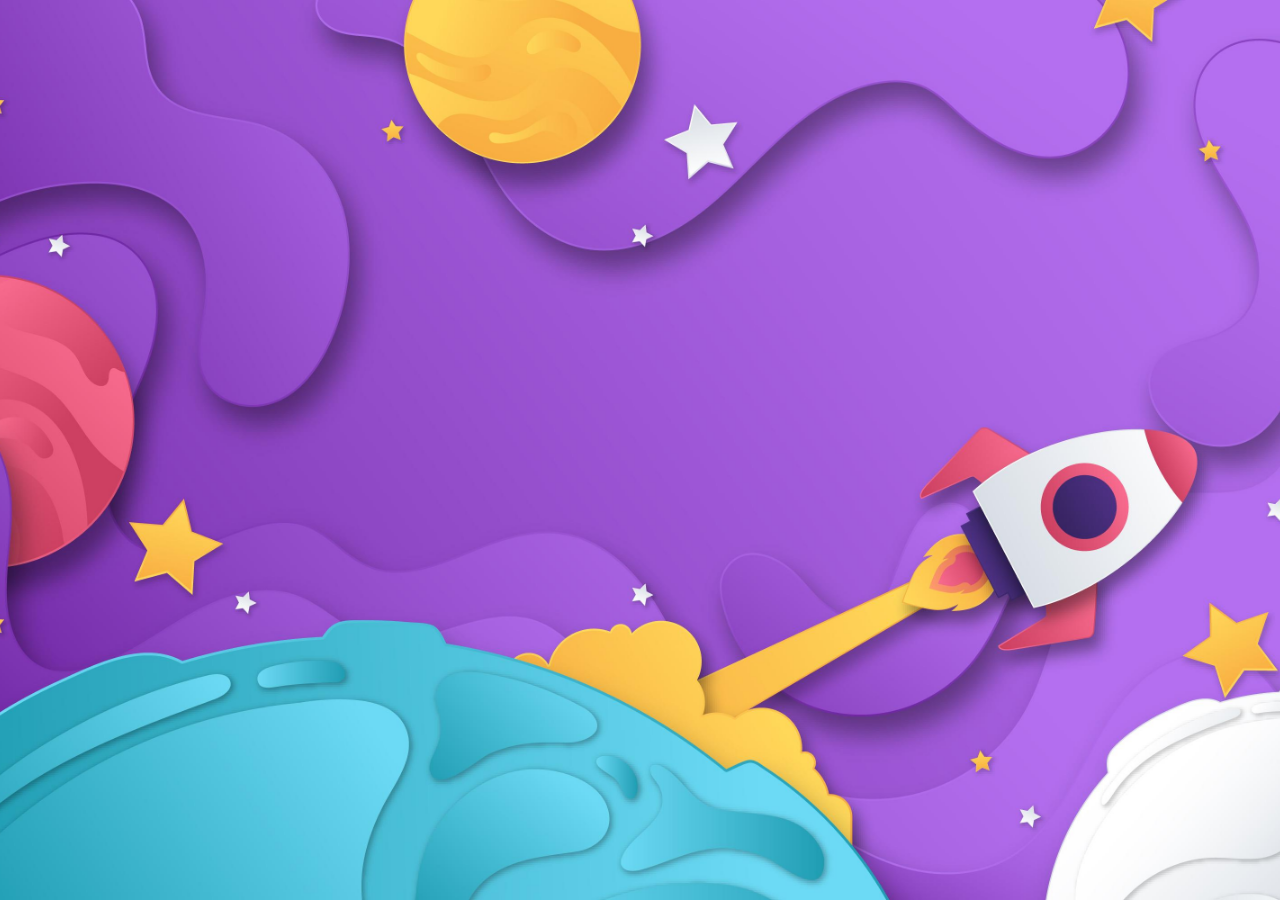
<file: pages/jogo.html>
<!DOCTYPE html>
<html lang="pt-BR">
<head>
    <meta charset="UTF-8">
    <meta name="viewport" content="width=device-width, initial-scale=1.0">
    <title>Jogo</title>
    <link rel="stylesheet" href="../css/jogo.css">
    <link rel="stylesheet" href="../css/fonts.css">
    <link rel="stylesheet" href="../css/globals.css">
</head>
<body>
    <div id="jogo-container">
        <h1>Complete a Palavra!</h1>

        <div id="imagem-container">
            <img id="imagem-palavra"src="" alt="Imagem da palavra">
        </div>

        <div id="palavra-container"></div>
        <div id="letras-container"></div>

        <p id="exibicao-resultado"> </p>
        <div id="botoes-container">
            <button id="btn-voltar">🏠 Voltar</button>
            <button id="btn-proxima">➡ Próxima Palavra</button>
        </div>
    </div>
    <script src="../scripts/jogo.js"></script>
</body>
</html>
</file>
<file: css/jogo.css>
#jogo-container {
    display: flex;
    flex-direction: column;
    align-items: center;
    justify-content: flex-start; 
    min-height: 100vh;
    padding: 2rem 1rem;
    background-image: url(../assets/background.jpg);
    background-size: cover;
    background-position: center;
    background-repeat: no-repeat;
}

@keyframes fadeInDown {
    from { opacity: 0; transform: translateY(-30px); }
    to { opacity: 1; transform: translateY(0); }
}

@keyframes fadeIn {
    from { opacity: 0; }
    to { opacity: 1; }
}

@keyframes fadeInUp {
    from { opacity: 0; transform: translateY(40px); }
    to { opacity: 1; transform: translateY(0); }
}

@keyframes pulseGreen {
    0% { transform: scale(1); }
    50% { transform: scale(1.2); }
    100% { transform: scale(1); }
}

@keyframes shake {
    0%, 100% { transform: translateX(0); }
    20%, 60% { transform: translateX(-10px); }
    40%, 80% { transform: translateX(10px); }
}

#jogo-container h1 {
    font-weight: 700;
    font-size: clamp(2rem, 5vw, 4rem);
    color: #ffffff;
    text-shadow: 2px 2px 4px rgba(0, 0, 0, 0.7);
    margin-bottom: 1.5rem;
    text-align: center;
    opacity: 0;
    animation: fadeInDown 0.8s ease forwards;
}

#imagem-container {
    width: clamp(200px, 60vw, 450px);
    height: clamp(150px, 40vw, 300px);
    object-fit: contain;
    margin-bottom: 1.5rem;
    opacity: 0;
    animation: fadeIn 1s ease 0.3s forwards;
}

#imagem-palavra {
    width: 100%;
    height: 100%;
    border-radius: 15px;
    box-shadow: 0 4px 8px rgba(0,0,0,0.3);
}

#palavra-container {
    display: flex;
    justify-content: center;
    flex-wrap: wrap;
    font-size: clamp(1.2rem, 3vw, 2rem);
    letter-spacing: 0.5rem;
    margin-bottom: 1rem;
    color: #ffffff;
    font-weight: bold;
    text-shadow: 2px 2px 4px rgba(0, 0, 0, 0.3);
    text-align: center;
    opacity: 0;
    animation: fadeInUp 1s ease 0.6s forwards;
}

#letras-container {
    display: flex;
    flex-wrap: wrap;
    justify-content: center;
    gap: 8px;
    max-width: 90%;
    padding: 0.5rem;
    opacity: 0;
    animation: fadeInUp 1s ease 0.9s forwards;
}

#letras-container button {
    margin: 6px;
    padding: 10px 20px;
    font-size: clamp(0.9rem, 2vw, 1.2rem);
    border: none;
    background-color: #b280db;
    color: white;
    border-radius: 10px;
    transition: all 0.3s ease;
    cursor: pointer;
    font-weight: 600;
    box-shadow: 0 4px 10px rgba(0, 0, 0, 0.2);
}

#letras-container button:hover {
    background-color: #d7a7f7;
    transform: scale(1.05);
}

#letras-container button:active {
    transform: scale(0.95);
    background-color: #a060d3;
}

#exibicao-resultado {
    font-size: clamp(1rem, 3vw, 1.8rem);
    font-weight: bold;
    margin-top: 20px;
    min-height: 40px;
    text-shadow: 2px 2px 6px rgba(0,0,0,0.4);
    color: #fff;
    opacity: 0;
    transition: opacity 0.4s ease;
    text-align: center;
}

#exibicao-resultado.correta {
    color: #4ef037;
    animation: pulseGreen 0.8s ease;
    opacity: 1;
}

#exibicao-resultado.incorreta {
    color: #ff5555;
    animation: shake 0.5s ease;
    opacity: 1;
}

#botoes-container {
    display: flex;
    justify-content: center;
    gap: 20px;
    margin-top: 20px;
    opacity: 0;
    animation: fadeInUp 1s ease 1.2s forwards; 
}

#botoes-container button {
    padding: 10px 25px;
    font-size: clamp(1rem, 2vw, 1.2rem);
    border: none;
    border-radius: 10px;
    cursor: pointer;
    font-weight: 600;
    background-color: #43bece;
    color: white;
    box-shadow: 0 4px 8px rgba(0,0,0,0.3);
    transition: all 0.3s ease;
}

#botoes-container button:hover {
    background-color: #0ae4d2;
    transform: scale(1.05);
}

#botoes-container button:active {
    transform: scale(0.95);
    background-color: #00ffbf;
}
</file>
<file: css/fonts.css>
@font-face {
    font-family: 'NeueHaasDisplay';
    src: url('../fonts/NeueHaasDisplayBlack.ttf') format('truetype');
    font-weight: 900;
    font-style: normal;
}

@font-face {
    font-family: 'NeueHaasDisplay';
    src: url('../fonts/NeueHaasDisplayBlackItalic.ttf') format('truetype');
    font-weight: 900;
    font-style: italic;
}

@font-face {
    font-family: 'NeueHaasDisplay';
    src: url('../fonts/NeueHaasDisplayBold.ttf') format('truetype');
    font-weight: 700;
    font-style: normal;
}

@font-face {
    font-family: 'NeueHaasDisplay';
    src: url('../fonts/NeueHaasDisplayBoldItalic.ttf') format('truetype');
    font-weight: 700;
    font-style: italic;
}

@font-face {
    font-family: 'NeueHaasDisplay';
    src: url('../fonts/NeueHaasDisplayMediu.ttf') format('truetype');
    font-weight: 600;
    font-style: normal;
}

@font-face {
    font-family: 'NeueHaasDisplay';
    src: url('../fonts/NeueHaasDisplayMediumItalic.ttf') format('truetype');
    font-weight: 600;
    font-style: italic;
}

@font-face {
    font-family: 'NeueHaasDisplay';
    src: url('../fonts/NeueHaasDisplayRoman.ttf') format('truetype');
    font-weight: 500;
    font-style: normal;
}

@font-face {
    font-family: 'NeueHaasDisplay';
    src: url('../fonts/NeueHaasDisplayRomanItalic.ttf') format('truetype');
    font-weight: 500;
    font-style: italic;
}

@font-face {
    font-family: 'NeueHaasDisplay';
    src: url('../fonts/NeueHaasDisplayThin.ttf') format('truetype');
    font-weight: 400;
    font-style: normal;
}

@font-face {
    font-family: 'NeueHaasDisplay';
    src: url('../fonts/NeueHaasDisplayThinItalic.ttf') format('truetype');
    font-weight: 400;
    font-style: italic;
}
</file>
<file: css/globals.css>
:root, button {
    font-family: 'NeueHaasDisplay', sans-serif;
}

* {
    margin: 0;
    padding: 0;
    box-sizing: border-box;
}

html, body {
    width: 100%;
    height: 100%;
    overflow-x: hidden; /* permite rolagem vertical */
    overflow-y: auto;
    background-color: #000; /* fallback */
}

h1 {
    font-size: clamp(24px, 4vw, 48px);
}

.vw-fullformatter {
    width: 100%;
}

.vh-fullformatter {
    min-height: 100vh;
}

.content-formatter {
    width: 85%;
    max-width: 1200px;
}
</file>
